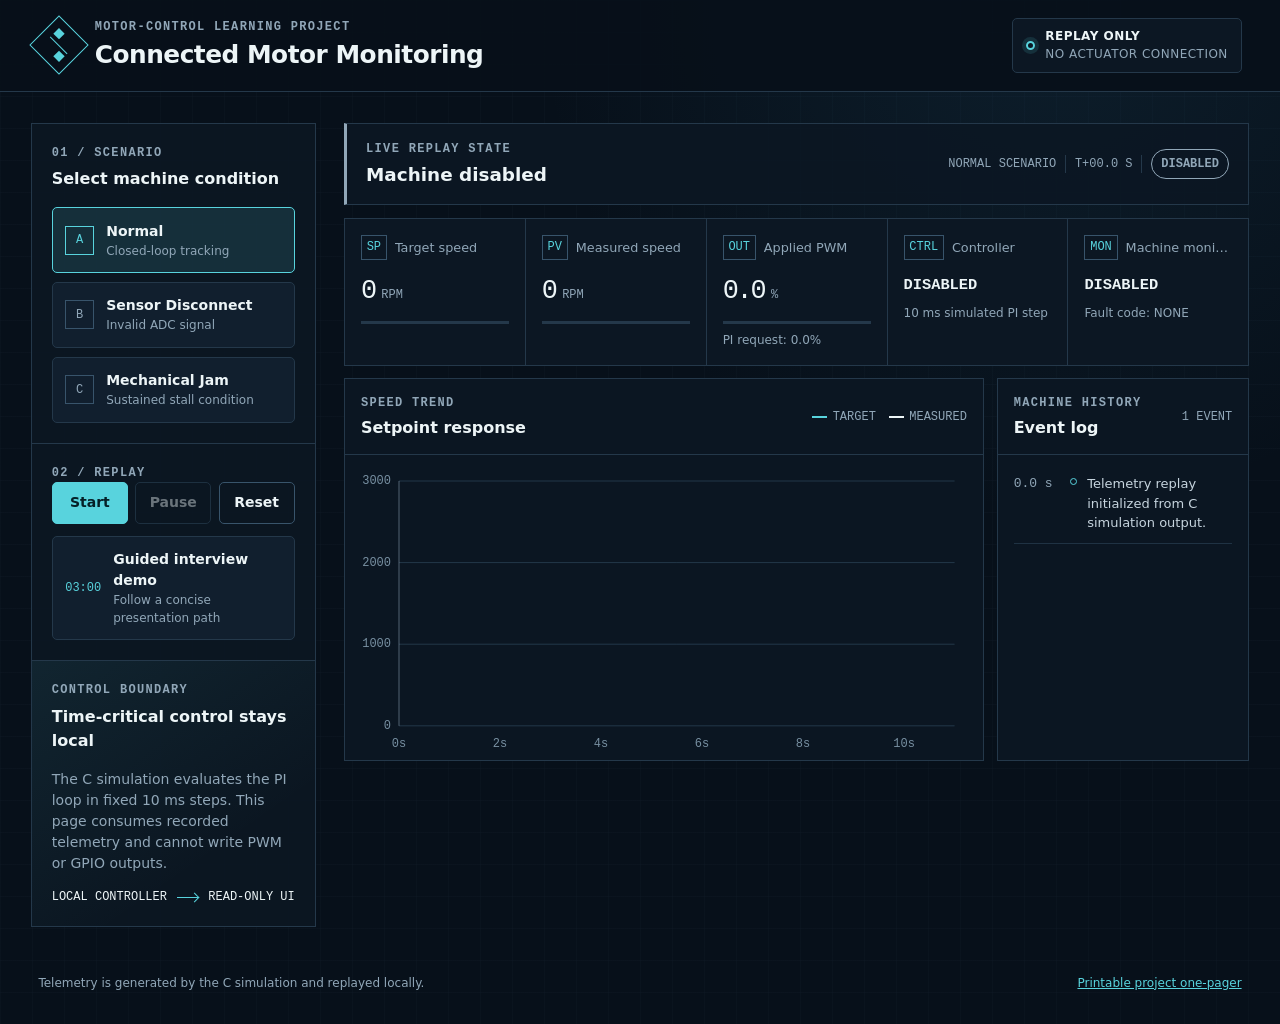
<file: docs/index.html>
<!doctype html>
<html lang="en">
<head>
  <meta charset="utf-8">
  <meta name="viewport" content="width=device-width, initial-scale=1">
  <meta name="description" content="Replay motor-control telemetry and inspect normal, sensor-fault, and stall behavior.">
  <title>Connected Motor Monitoring Demo</title>
  <link rel="icon" href="data:,">
  <link rel="stylesheet" href="styles.css">
</head>
<body>
  <a class="skip-link" href="#dashboard">Skip to dashboard</a>

  <header class="topbar">
    <div class="brand">
      <span class="brand-mark" aria-hidden="true"><span></span></span>
      <div>
        <p class="eyebrow">Motor-control learning project</p>
        <h1>Connected Motor Monitoring</h1>
      </div>
    </div>
    <div class="boundary-badge">
      <span class="boundary-dot" aria-hidden="true"></span>
      <span><strong>Replay only</strong>No actuator connection</span>
    </div>
    <p class="mobile-boundary">Replay only</p>
  </header>

  <main id="dashboard" class="workspace">
    <aside class="control-rail" aria-label="Demo controls">
      <section class="rail-section">
        <p class="section-number">01 / Scenario</p>
        <h2>Select machine condition</h2>
        <div class="scenario-list" role="group" aria-label="Telemetry scenario">
          <button class="scenario-button is-selected" type="button" data-scenario="normal" aria-pressed="true">
            <span class="scenario-index">A</span>
            <span><strong>Normal</strong><small>Closed-loop tracking</small></span>
          </button>
          <button class="scenario-button" type="button" data-scenario="sensor-disconnect" aria-pressed="false">
            <span class="scenario-index">B</span>
            <span><strong>Sensor Disconnect</strong><small>Invalid ADC signal</small></span>
          </button>
          <button class="scenario-button" type="button" data-scenario="mechanical-jam" aria-pressed="false">
            <span class="scenario-index">C</span>
            <span><strong>Mechanical Jam</strong><small>Sustained stall condition</small></span>
          </button>
        </div>
      </section>

      <section class="rail-section">
        <p class="section-number">02 / Replay</p>
        <div class="transport" role="group" aria-label="Replay controls">
          <button id="start-button" class="primary-control" type="button">Start</button>
          <button id="pause-button" type="button" disabled>Pause</button>
          <button id="reset-button" type="button">Reset</button>
        </div>
        <button id="guided-button" class="guided-button" type="button" aria-pressed="false">
          <span class="guide-symbol" aria-hidden="true">03:00</span>
          <span><strong>Guided interview demo</strong><small>Follow a concise presentation path</small></span>
        </button>
      </section>

      <section class="boundary-card" aria-labelledby="control-boundary-title">
        <p class="section-number">Control boundary</p>
        <h2 id="control-boundary-title">Time-critical control stays local</h2>
        <p>The C simulation evaluates the PI loop in fixed 10 ms steps. This page consumes recorded telemetry and cannot write PWM or GPIO outputs.</p>
        <div class="boundary-flow" aria-label="Local control sends read-only telemetry to this dashboard">
          <span>Local controller</span><i aria-hidden="true"></i><span>Read-only UI</span>
        </div>
      </section>
    </aside>

    <div class="dashboard-column">
      <section id="load-error" class="load-error" role="alert" hidden></section>

      <section id="guided-banner" class="guided-banner" aria-live="polite" hidden>
        <span id="guided-step">Step 1 of 4</span>
        <p id="guided-copy">Establish the boundary between local control and supervisory monitoring.</p>
      </section>

      <section class="status-strip" aria-labelledby="machine-summary">
        <div>
          <p class="eyebrow">Live replay state</p>
          <h2 id="machine-summary">Machine disabled</h2>
        </div>
        <div class="status-meta">
          <span id="scenario-label">Normal scenario</span>
          <span id="simulation-time">T+00.0 s</span>
          <span id="machine-state-badge" class="state-badge state-disabled">Disabled</span>
        </div>
      </section>

      <section class="metric-grid" aria-label="Current telemetry">
        <article class="metric-card target-card">
          <div class="metric-heading"><span>SP</span><p>Target speed</p></div>
          <p class="metric-value"><strong id="target-value">0</strong><span>RPM</span></p>
          <div class="metric-track"><i id="target-bar"></i></div>
        </article>
        <article class="metric-card measured-card">
          <div class="metric-heading"><span>PV</span><p>Measured speed</p></div>
          <p class="metric-value"><strong id="measured-value">0</strong><span>RPM</span></p>
          <div class="metric-track"><i id="measured-bar"></i></div>
        </article>
        <article class="metric-card pwm-card">
          <div class="metric-heading"><span>OUT</span><p>Applied PWM</p></div>
          <p class="metric-value"><strong id="pwm-value">0.0</strong><span>%</span></p>
          <div class="metric-track"><i id="pwm-bar"></i></div>
          <small id="controller-pwm-note">PI request: 0.0%</small>
        </article>
        <article class="metric-card text-metric">
          <div class="metric-heading"><span>CTRL</span><p>Controller</p></div>
          <p id="controller-value" class="state-value">Disabled</p>
          <small>10 ms simulated PI step</small>
        </article>
        <article class="metric-card text-metric">
          <div class="metric-heading"><span>MON</span><p>Machine monitor</p></div>
          <p id="monitor-value" class="state-value">Disabled</p>
          <small id="fault-code-value">Fault code: NONE</small>
        </article>
      </section>

      <div class="monitoring-grid">
        <section class="panel chart-panel" aria-labelledby="chart-title">
          <div class="panel-header">
            <div>
              <p class="section-number">Speed trend</p>
              <h2 id="chart-title">Setpoint response</h2>
            </div>
            <div class="legend" aria-label="Chart legend">
              <span><i class="legend-target"></i>Target</span>
              <span><i class="legend-measured"></i>Measured</span>
            </div>
          </div>
          <div class="chart-wrap">
            <canvas id="rpm-chart" role="img" aria-labelledby="chart-title" aria-describedby="chart-summary"></canvas>
          </div>
          <p id="chart-summary" class="sr-only">Target and measured motor speed over simulation time.</p>
        </section>

        <section class="panel event-panel" aria-labelledby="event-title">
          <div class="panel-header">
            <div>
              <p class="section-number">Machine history</p>
              <h2 id="event-title">Event log</h2>
            </div>
            <span class="event-count" id="event-count">0 events</span>
          </div>
          <ol id="event-log" class="event-log" aria-live="polite"></ol>
        </section>
      </div>

      <section id="fault-panel" class="fault-panel" aria-labelledby="fault-title" hidden>
        <div class="fault-heading">
          <div class="fault-icon" aria-hidden="true"><span>!</span></div>
          <div>
            <p class="section-number">Operator assistance required</p>
            <h2 id="fault-title">Fault detected</h2>
            <p id="fault-message">Review the machine condition before taking action.</p>
          </div>
          <span id="fault-code-badge" class="fault-code">FAULT</span>
        </div>

        <div class="assistance-grid">
          <section class="workflow" aria-labelledby="workflow-title">
            <p class="section-number">Demo response</p>
            <h3 id="workflow-title">Operator workflow</h3>
            <ol id="workflow-steps">
              <li>Confirm that the machine is in a safe state.</li>
              <li>Inspect the indicated connection or physical obstruction.</li>
              <li>Check the displayed telemetry and fault code.</li>
              <li>Record the operator's observation.</li>
              <li>Escalate to maintenance if the issue cannot be cleared safely.</li>
            </ol>
            <label for="operator-note">Operator observation</label>
            <textarea id="operator-note" rows="3" placeholder="Record what was observed. This demo does not persist data."></textarea>
            <button id="record-note-button" type="button">Record in event log</button>
          </section>

          <section class="assistant-card" aria-labelledby="assistant-title">
            <div class="assistant-label"><span>RULES</span>Rules-based guidance</div>
            <h3 id="assistant-title">Suggested next step</h3>
            <p id="assistant-response">Guidance will appear for the active fault.</p>
            <div class="source-box">
              <p>Sample references</p>
              <ul id="assistant-sources"></ul>
            </div>
            <p class="assistant-disclaimer">Deterministic demo text, not a language model. It has no motor-control path.</p>
          </section>
        </div>
      </section>
    </div>
  </main>

  <footer>
    <p>Telemetry is generated by the C simulation and replayed locally.</p>
    <a href="portfolio-one-pager.html">Printable project one-pager</a>
  </footer>

  <script src="dashboard.js"></script>
</body>
</html>
</file>
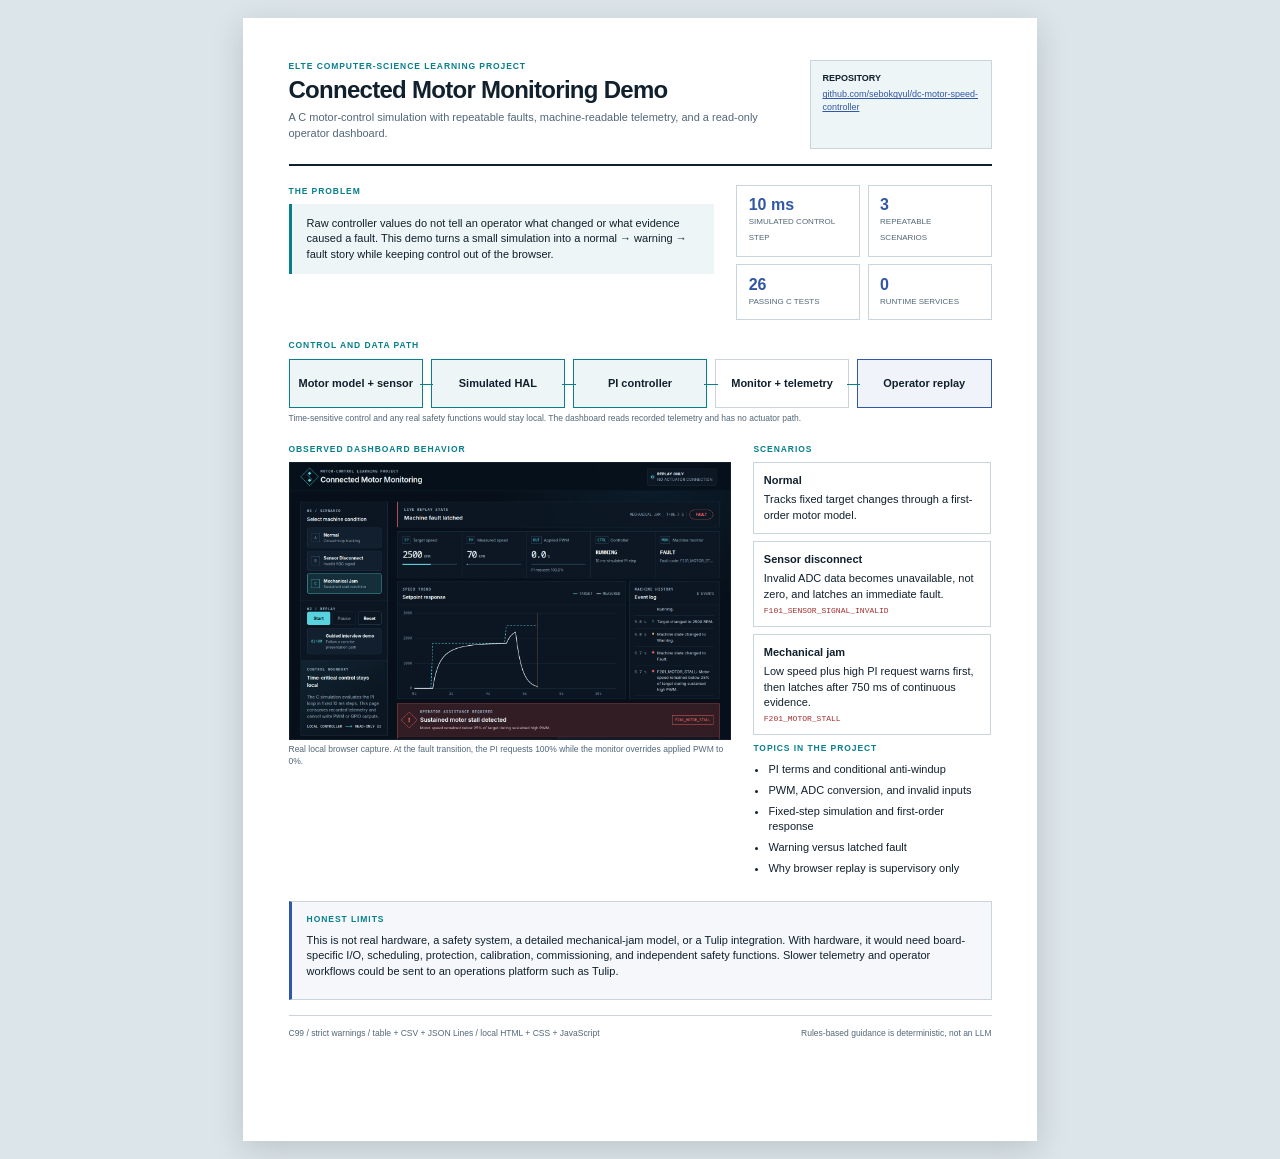
<file: docs/portfolio-one-pager.html>
<!doctype html>
<html lang="en">
<head>
  <meta charset="utf-8">
  <meta name="viewport" content="width=device-width, initial-scale=1">
  <title>Connected Motor Demo | One-page summary</title>
  <link rel="icon" href="data:,">
  <style>
    :root { --ink:#10202d; --muted:#526777; --cyan:#087f8c; --blue:#3158a6; --line:#c8d5dc; --paper:#fff; --soft:#edf5f6; --red:#a52e2e; }
    * { box-sizing:border-box; }
    @page { size:A4; margin:10mm; }
    body { margin:0; color:var(--ink); background:#dce5e9; font:11px/1.42 Arial, Helvetica, sans-serif; }
    .page { width:210mm; min-height:297mm; margin:18px auto; padding:11mm 12mm; background:var(--paper); box-shadow:0 8px 30px rgba(16,32,45,.16); }
    header { display:grid; grid-template-columns:1fr 48mm; gap:10mm; padding-bottom:4mm; border-bottom:2px solid var(--ink); }
    .kicker, h2 { color:var(--cyan); font-size:8.5px; font-weight:700; letter-spacing:.11em; text-transform:uppercase; }
    h1 { margin:1.5mm 0 2mm; font-size:24px; line-height:1.05; letter-spacing:-.03em; }
    h2 { margin:0 0 2mm; }
    h3 { margin:0 0 1mm; font-size:11px; }
    p { margin:0 0 2mm; }
    .subtitle, .note { color:var(--muted); }
    .repo { padding:3mm; border:1px solid var(--line); background:var(--soft); font-size:9px; overflow-wrap:anywhere; }
    .repo strong { display:block; margin-bottom:1mm; text-transform:uppercase; }
    .repo a { color:var(--blue); }
    .lead { display:grid; grid-template-columns:1.25fr .75fr; gap:6mm; margin-top:5mm; }
    .problem { padding:3mm 4mm; border-left:3px solid var(--cyan); background:var(--soft); }
    .facts { display:grid; grid-template-columns:1fr 1fr; gap:2mm; }
    .fact { padding:3mm; border:1px solid var(--line); }
    .fact strong { display:block; color:var(--blue); font-size:16px; line-height:1; }
    .fact span { color:var(--muted); font-size:8px; text-transform:uppercase; }
    .flow { display:grid; grid-template-columns:repeat(5,1fr); gap:2mm; margin-top:2mm; }
    .node { position:relative; display:grid; min-height:13mm; place-items:center; padding:2mm; border:1px solid var(--line); text-align:center; font-weight:700; }
    .node.local { border-color:var(--cyan); background:var(--soft); }
    .node.ui { border-color:var(--blue); background:#f0f3fa; }
    .node:not(:last-child)::after { position:absolute; top:50%; right:-3mm; z-index:2; width:3.5mm; height:1px; background:var(--cyan); content:""; }
    .architecture { margin-top:5mm; }
    .main-grid { display:grid; grid-template-columns:1.3fr .7fr; gap:6mm; margin-top:5mm; }
    .screenshot { display:block; width:100%; border:1px solid var(--ink); }
    .caption { margin-top:1mm; color:var(--muted); font-size:8.5px; }
    .scenario { margin-bottom:2mm; padding:2.5mm; border:1px solid var(--line); }
    .scenario code { display:block; margin-top:.6mm; color:var(--red); font-size:8px; overflow-wrap:anywhere; }
    .points { margin:0; padding-left:4mm; }
    .points li { margin-bottom:1.4mm; }
    .limits { margin-top:5mm; padding:3mm 4mm; border:1px solid var(--line); border-left:3px solid var(--blue); background:#f5f7fb; }
    footer { display:flex; justify-content:space-between; gap:5mm; margin-top:4mm; padding-top:3mm; border-top:1px solid var(--line); color:var(--muted); font-size:8.5px; }
    @media print { body { background:#fff; } .page { width:auto; min-height:auto; margin:0; padding:0; box-shadow:none; } }
    @media (max-width:800px) { .page { width:100%; min-height:0; margin:0; padding:20px; } header,.lead,.main-grid { grid-template-columns:1fr; } .flow { grid-template-columns:1fr; } .node:not(:last-child)::after { display:none; } }
  </style>
</head>
<body>
  <main class="page">
    <header>
      <div>
        <div class="kicker">ELTE computer-science learning project</div>
        <h1>Connected Motor Monitoring Demo</h1>
        <p class="subtitle">A C motor-control simulation with repeatable faults, machine-readable telemetry, and a read-only operator dashboard.</p>
      </div>
      <div class="repo">
        <strong>Repository</strong>
        <a href="https://github.com/sebokgyul/dc-motor-speed-controller">github.com/sebokgyul/<wbr>dc-motor-speed-controller</a>
      </div>
    </header>

    <section class="lead">
      <div>
        <h2>The problem</h2>
        <div class="problem">Raw controller values do not tell an operator what changed or what evidence caused a fault. This demo turns a small simulation into a normal → warning → fault story while keeping control out of the browser.</div>
      </div>
      <div class="facts" aria-label="Verified project facts">
        <div class="fact"><strong>10 ms</strong><span>Simulated control step</span></div>
        <div class="fact"><strong>3</strong><span>Repeatable scenarios</span></div>
        <div class="fact"><strong>26</strong><span>Passing C tests</span></div>
        <div class="fact"><strong>0</strong><span>Runtime services</span></div>
      </div>
    </section>

    <section class="architecture">
      <h2>Control and data path</h2>
      <div class="flow" aria-label="Simulation architecture">
        <div class="node local">Motor model + sensor</div>
        <div class="node local">Simulated HAL</div>
        <div class="node local">PI controller</div>
        <div class="node">Monitor + telemetry</div>
        <div class="node ui">Operator replay</div>
      </div>
      <p class="caption">Time-sensitive control and any real safety functions would stay local. The dashboard reads recorded telemetry and has no actuator path.</p>
    </section>

    <section class="main-grid">
      <div>
        <h2>Observed dashboard behavior</h2>
        <img class="screenshot" src="dashboard-preview.png" alt="Mechanical-jam fault at 6.7 seconds: PI request 100 percent, applied PWM zero">
        <p class="caption">Real local browser capture. At the fault transition, the PI requests 100% while the monitor overrides applied PWM to 0%.</p>
      </div>
      <div>
        <h2>Scenarios</h2>
        <article class="scenario"><h3>Normal</h3>Tracks fixed target changes through a first-order motor model.</article>
        <article class="scenario"><h3>Sensor disconnect</h3>Invalid ADC data becomes unavailable, not zero, and latches an immediate fault.<code>F101_SENSOR_SIGNAL_INVALID</code></article>
        <article class="scenario"><h3>Mechanical jam</h3>Low speed plus high PI request warns first, then latches after 750 ms of continuous evidence.<code>F201_MOTOR_STALL</code></article>
        <h2>Topics in the project</h2>
        <ul class="points">
          <li>PI terms and conditional anti-windup</li>
          <li>PWM, ADC conversion, and invalid inputs</li>
          <li>Fixed-step simulation and first-order response</li>
          <li>Warning versus latched fault</li>
          <li>Why browser replay is supervisory only</li>
        </ul>
      </div>
    </section>

    <section class="limits">
      <h2>Honest limits</h2>
      <p>This is not real hardware, a safety system, a detailed mechanical-jam model, or a Tulip integration. With hardware, it would need board-specific I/O, scheduling, protection, calibration, commissioning, and independent safety functions. Slower telemetry and operator workflows could be sent to an operations platform such as Tulip.</p>
    </section>

    <footer>
      <span>C99 / strict warnings / table + CSV + JSON Lines / local HTML + CSS + JavaScript</span>
      <span>Rules-based guidance is deterministic, not an LLM</span>
    </footer>
  </main>
</body>
</html>
</file>
<file: docs/styles.css>
:root {
  color-scheme: dark;
  --bg: #07101a;
  --surface: #0c1723;
  --surface-raised: #111f2e;
  --surface-soft: #132536;
  --line: #24384a;
  --line-bright: #38546b;
  --text: #edf5f7;
  --muted: #91a7b8;
  --cyan: #58d3dd;
  --cyan-soft: rgba(88, 211, 221, 0.13);
  --blue: #5e8eff;
  --green: #61d095;
  --amber: #f0b653;
  --red: #ff6b6b;
  --red-soft: rgba(255, 107, 107, 0.12);
  --radius: 5px;
  --mono: "IBM Plex Mono", "Cascadia Code", "SFMono-Regular", Consolas, monospace;
  --sans: Inter, ui-sans-serif, system-ui, -apple-system, BlinkMacSystemFont, "Segoe UI", sans-serif;
}

* {
  box-sizing: border-box;
}

html {
  min-width: 320px;
  background: var(--bg);
}

body {
  min-height: 100vh;
  margin: 0;
  color: var(--text);
  background:
    linear-gradient(rgba(56, 84, 107, 0.06) 1px, transparent 1px),
    linear-gradient(90deg, rgba(56, 84, 107, 0.06) 1px, transparent 1px),
    radial-gradient(circle at 82% 0%, rgba(44, 104, 135, 0.16), transparent 32rem),
    var(--bg);
  background-size: 32px 32px, 32px 32px, auto, auto;
  font-family: var(--sans);
  line-height: 1.5;
}

button,
textarea {
  font: inherit;
}

button {
  color: inherit;
}

button:focus-visible,
a:focus-visible,
textarea:focus-visible,
summary:focus-visible {
  outline: 2px solid var(--cyan);
  outline-offset: 3px;
}

button:disabled {
  cursor: not-allowed;
  opacity: 0.42;
}

a {
  color: var(--cyan);
}

.skip-link {
  position: fixed;
  z-index: 20;
  top: 1rem;
  left: 1rem;
  padding: 0.65rem 0.9rem;
  border-radius: var(--radius);
  background: var(--text);
  color: var(--bg);
  transform: translateY(-160%);
}

.skip-link:focus {
  transform: translateY(0);
}

.topbar {
  display: flex;
  align-items: center;
  justify-content: space-between;
  min-height: 88px;
  padding: 1.1rem clamp(1rem, 3vw, 3rem);
  border-bottom: 1px solid var(--line);
  background: rgba(7, 16, 26, 0.92);
}

.brand,
.boundary-badge,
.status-meta,
.metric-heading,
.panel-header,
.legend,
.fault-heading,
.assistant-label,
.boundary-flow {
  display: flex;
  align-items: center;
}

.brand {
  gap: 0.9rem;
}

.brand-mark {
  position: relative;
  width: 42px;
  height: 42px;
  border: 1px solid var(--cyan);
  transform: rotate(45deg);
}

.brand-mark::before,
.brand-mark::after,
.brand-mark span {
  position: absolute;
  content: "";
  background: var(--cyan);
}

.brand-mark::before {
  top: 8px;
  left: 8px;
  width: 8px;
  height: 8px;
}

.brand-mark::after {
  right: 8px;
  bottom: 8px;
  width: 8px;
  height: 8px;
}

.brand-mark span {
  top: 20px;
  left: 8px;
  width: 24px;
  height: 1px;
}

.eyebrow,
.section-number {
  margin: 0;
  color: var(--muted);
  font-family: var(--mono);
  font-size: 0.75rem;
  font-weight: 700;
  letter-spacing: 0.11em;
  text-transform: uppercase;
}

h1,
h2,
h3,
p {
  margin-top: 0;
}

h1 {
  margin-bottom: 0;
  font-size: clamp(1.15rem, 2vw, 1.55rem);
  font-weight: 620;
  letter-spacing: -0.02em;
}

h2 {
  margin-bottom: 0;
  font-size: 1rem;
  font-weight: 620;
}

h3 {
  margin-bottom: 0.75rem;
  font-size: 0.95rem;
}

.boundary-badge {
  gap: 0.65rem;
  padding: 0.55rem 0.8rem;
  border: 1px solid var(--line);
  border-radius: var(--radius);
  background: var(--surface);
}

.boundary-badge span:last-child {
  display: grid;
  color: var(--muted);
  font-size: 0.75rem;
  letter-spacing: 0.04em;
  text-transform: uppercase;
}

.boundary-badge strong {
  color: var(--text);
  font-size: 0.75rem;
}

.mobile-boundary {
  display: none;
  margin: 0;
  color: var(--cyan);
  font-family: var(--mono);
  font-size: 0.75rem;
  font-weight: 700;
  text-transform: uppercase;
}

.boundary-dot {
  width: 9px;
  height: 9px;
  border: 2px solid var(--cyan);
  border-radius: 50%;
  box-shadow: 0 0 0 4px var(--cyan-soft);
}

.workspace {
  display: grid;
  grid-template-columns: minmax(245px, 285px) minmax(0, 1fr);
  gap: clamp(1rem, 2.2vw, 2.2rem);
  width: min(1680px, 100%);
  margin: 0 auto;
  padding: clamp(1rem, 2.4vw, 2.4rem);
}

.control-rail {
  align-self: start;
  border: 1px solid var(--line);
  background: rgba(12, 23, 35, 0.88);
}

.rail-section,
.boundary-card {
  padding: 1.25rem;
}

.rail-section + .rail-section,
.boundary-card {
  border-top: 1px solid var(--line);
}

.rail-section h2,
.boundary-card h2 {
  margin-top: 0.35rem;
  margin-bottom: 1rem;
}

.scenario-list {
  display: grid;
  gap: 0.55rem;
}

.scenario-button,
.guided-button {
  display: flex;
  width: 100%;
  align-items: center;
  gap: 0.75rem;
  padding: 0.78rem;
  border: 1px solid var(--line);
  border-radius: var(--radius);
  background: var(--surface-raised);
  text-align: left;
  cursor: pointer;
}

.scenario-button:hover,
.guided-button:hover {
  border-color: var(--line-bright);
  background: var(--surface-soft);
}

.scenario-button.is-selected {
  border-color: var(--cyan);
  background: var(--cyan-soft);
}

.scenario-index {
  display: grid;
  flex: 0 0 29px;
  width: 29px;
  height: 29px;
  place-items: center;
  border: 1px solid var(--line-bright);
  color: var(--muted);
  font-family: var(--mono);
  font-size: 0.75rem;
}

.is-selected .scenario-index {
  border-color: var(--cyan);
  color: var(--cyan);
}

.scenario-button span:last-child,
.guided-button span:last-child {
  display: grid;
}

.scenario-button strong,
.guided-button strong {
  font-size: 0.875rem;
}

.scenario-button small,
.guided-button small {
  color: var(--muted);
  font-size: 0.75rem;
}

.transport {
  display: grid;
  grid-template-columns: repeat(3, 1fr);
  gap: 0.45rem;
}

.transport button,
#record-note-button {
  padding: 0.62rem 0.35rem;
  border: 1px solid var(--line-bright);
  border-radius: var(--radius);
  background: transparent;
  font-size: 0.875rem;
  font-weight: 700;
  cursor: pointer;
}

.transport .primary-control,
#record-note-button {
  border-color: var(--cyan);
  background: var(--cyan);
  color: #052027;
}

.guided-button {
  margin-top: 0.7rem;
}

.guided-button[aria-pressed="true"] {
  border-color: var(--blue);
  background: rgba(94, 142, 255, 0.13);
}

.guide-symbol {
  color: var(--cyan);
  font-family: var(--mono);
  font-size: 0.75rem;
}

.boundary-card {
  background: linear-gradient(145deg, rgba(88, 211, 221, 0.08), transparent 70%);
}

.boundary-card p:not(.section-number) {
  color: var(--muted);
  font-size: 0.875rem;
}

.boundary-flow {
  justify-content: space-between;
  color: var(--text);
  font-family: var(--mono);
  font-size: 0.75rem;
  text-transform: uppercase;
}

.boundary-flow i {
  position: relative;
  flex: 1;
  height: 1px;
  margin: 0 0.65rem;
  background: var(--cyan);
}

.boundary-flow i::after {
  position: absolute;
  top: -3px;
  right: 0;
  width: 6px;
  height: 6px;
  border-top: 1px solid var(--cyan);
  border-right: 1px solid var(--cyan);
  content: "";
  transform: rotate(45deg);
}

.dashboard-column {
  min-width: 0;
}

.load-error,
.guided-banner {
  margin-bottom: 0.8rem;
  padding: 0.85rem 1rem;
  border: 1px solid var(--red);
  border-radius: var(--radius);
  background: var(--red-soft);
  color: #ffd6d6;
  font-size: 0.8rem;
}

.guided-banner {
  display: flex;
  align-items: center;
  gap: 1rem;
  border-color: var(--blue);
  background: rgba(94, 142, 255, 0.12);
  color: var(--text);
}

.guided-banner[hidden] {
  display: none;
}

.guided-banner span {
  flex: 0 0 auto;
  color: #aebfff;
  font-family: var(--mono);
  font-size: 0.75rem;
  font-weight: 700;
  letter-spacing: 0.08em;
  text-transform: uppercase;
}

.guided-banner p {
  margin-bottom: 0;
  font-size: 0.875rem;
}

.status-strip {
  display: flex;
  min-height: 72px;
  align-items: center;
  justify-content: space-between;
  gap: 1rem;
  padding: 1rem 1.2rem;
  border: 1px solid var(--line);
  border-left: 3px solid var(--muted);
  background: rgba(12, 23, 35, 0.9);
}

.status-strip h2 {
  margin-top: 0.2rem;
  font-size: 1.15rem;
}

.status-strip.is-running {
  border-left-color: var(--green);
}

.status-strip.is-warning {
  border-left-color: var(--amber);
}

.status-strip.is-fault {
  border-left-color: var(--red);
}

.status-meta {
  flex-wrap: wrap;
  justify-content: flex-end;
  gap: 0.55rem;
  color: var(--muted);
  font-family: var(--mono);
  font-size: 0.75rem;
  text-transform: uppercase;
}

.status-meta > span:not(.state-badge) {
  padding-right: 0.55rem;
  border-right: 1px solid var(--line);
}

.state-badge {
  min-width: 78px;
  padding: 0.32rem 0.5rem;
  border: 1px solid currentColor;
  border-radius: 20px;
  text-align: center;
  font-weight: 700;
}

.state-disabled {
  color: var(--muted);
}

.state-running {
  color: var(--green);
}

.state-warning {
  color: var(--amber);
}

.state-fault {
  color: var(--red);
}

.metric-grid {
  display: grid;
  grid-template-columns: repeat(5, minmax(0, 1fr));
  gap: 1px;
  margin-top: 0.8rem;
  border: 1px solid var(--line);
  background: var(--line);
}

.metric-card {
  min-width: 0;
  padding: 1rem;
  background: var(--surface);
}

.metric-heading {
  gap: 0.5rem;
}

.metric-heading > span {
  padding: 0.15rem 0.3rem;
  border: 1px solid var(--line-bright);
  color: var(--cyan);
  font-family: var(--mono);
  font-size: 0.75rem;
}

.metric-heading p {
  overflow: hidden;
  margin-bottom: 0;
  color: var(--muted);
  font-size: 0.8rem;
  text-overflow: ellipsis;
  white-space: nowrap;
}

.metric-value {
  display: flex;
  align-items: baseline;
  gap: 0.4rem;
  margin: 0.72rem 0 0.55rem;
}

.metric-value strong {
  font-family: var(--mono);
  font-size: clamp(1.4rem, 2.1vw, 2rem);
  font-weight: 500;
  letter-spacing: -0.08em;
}

.metric-value span {
  color: var(--muted);
  font-family: var(--mono);
  font-size: 0.75rem;
}

.metric-track {
  overflow: hidden;
  width: 100%;
  height: 3px;
  background: var(--line);
}

.metric-track i {
  display: block;
  width: 0;
  height: 100%;
  background: var(--cyan);
  transition: width 80ms linear;
}

.measured-card .metric-track i {
  background: var(--text);
}

.pwm-card .metric-track i {
  background: var(--blue);
}

.state-value {
  overflow: hidden;
  margin: 0.9rem 0 0.45rem;
  font-family: var(--mono);
  font-size: clamp(0.82rem, 1.2vw, 1.05rem);
  font-weight: 700;
  text-overflow: ellipsis;
  text-transform: uppercase;
  white-space: nowrap;
}

.text-metric small {
  display: block;
  overflow: hidden;
  color: var(--muted);
  font-size: 0.75rem;
  text-overflow: ellipsis;
  white-space: nowrap;
}

#controller-pwm-note {
  display: block;
  margin-top: 0.45rem;
  color: var(--muted);
  font-size: 0.75rem;
}

.monitoring-grid {
  display: grid;
  grid-template-columns: minmax(0, 1.9fr) minmax(250px, 0.75fr);
  gap: 0.8rem;
  margin-top: 0.8rem;
}

.panel {
  min-width: 0;
  border: 1px solid var(--line);
  background: rgba(12, 23, 35, 0.9);
}

.panel-header {
  min-height: 69px;
  justify-content: space-between;
  gap: 1rem;
  padding: 0.9rem 1rem;
  border-bottom: 1px solid var(--line);
}

.panel-header h2 {
  margin-top: 0.25rem;
}

.legend {
  gap: 0.8rem;
  color: var(--muted);
  font-family: var(--mono);
  font-size: 0.75rem;
  text-transform: uppercase;
}

.legend span {
  display: flex;
  align-items: center;
  gap: 0.35rem;
}

.legend i {
  width: 15px;
  height: 2px;
}

.legend-target {
  background: var(--cyan);
}

.legend-measured {
  background: var(--text);
}

.chart-wrap {
  height: 305px;
  padding: 0.8rem 0.8rem 0.4rem 0.35rem;
}

#rpm-chart {
  display: block;
  width: 100%;
  height: 100%;
}

.event-count {
  color: var(--muted);
  font-family: var(--mono);
  font-size: 0.75rem;
  text-transform: uppercase;
}

.event-log {
  overflow-y: auto;
  height: 305px;
  margin: 0;
  padding: 0.55rem 1rem;
  list-style: none;
  scrollbar-color: var(--line-bright) transparent;
}

.event-log li {
  display: grid;
  grid-template-columns: 48px 8px minmax(0, 1fr);
  gap: 0.55rem;
  padding: 0.65rem 0;
  border-bottom: 1px solid rgba(56, 84, 107, 0.45);
  color: #c6d4de;
  font-size: 0.8125rem;
}

.event-log time {
  color: var(--muted);
  font-family: var(--mono);
}

.event-marker {
  width: 7px;
  height: 7px;
  margin-top: 0.25rem;
  border: 1px solid var(--cyan);
  border-radius: 50%;
}

.event-warning .event-marker {
  border-color: var(--amber);
  background: var(--amber);
}

.event-fault .event-marker {
  border-color: var(--red);
  background: var(--red);
  box-shadow: 0 0 0 3px var(--red-soft);
}

.fault-panel {
  margin-top: 0.8rem;
  border: 1px solid var(--red);
  background: rgba(23, 20, 27, 0.96);
}

.fault-heading {
  gap: 1rem;
  padding: 1.1rem 1.2rem;
  border-bottom: 1px solid rgba(255, 107, 107, 0.35);
  background: var(--red-soft);
}

.fault-heading > div:nth-child(2) {
  flex: 1;
}

.fault-heading h2 {
  margin: 0.22rem 0;
  font-size: 1.2rem;
}

.fault-heading p:last-child {
  margin-bottom: 0;
  color: #d9bec1;
  font-size: 0.78rem;
}

.fault-icon {
  display: grid;
  flex: 0 0 38px;
  width: 38px;
  height: 38px;
  place-items: center;
  border: 1px solid var(--red);
  color: var(--red);
  font-family: var(--mono);
  font-size: 1.2rem;
  font-weight: 800;
  transform: rotate(45deg);
}

.fault-icon span {
  display: block;
  transform: rotate(-45deg);
}

.fault-code {
  padding: 0.35rem 0.55rem;
  border: 1px solid var(--red);
  color: var(--red);
  font-family: var(--mono);
  font-size: 0.75rem;
}

.assistance-grid {
  display: grid;
  grid-template-columns: 1fr 1fr;
}

.workflow,
.assistant-card {
  min-width: 0;
  padding: 1.25rem;
}

.assistant-card {
  border-left: 1px solid var(--line);
  background: linear-gradient(145deg, rgba(94, 142, 255, 0.07), transparent 60%);
}

.workflow h3,
.assistant-card h3 {
  margin-top: 0.3rem;
}

.workflow ol {
  padding-left: 1.3rem;
  color: #cbd5dc;
  font-size: 0.875rem;
}

.workflow li {
  margin-bottom: 0.4rem;
  padding-left: 0.25rem;
}

.workflow label {
  display: block;
  margin: 1rem 0 0.4rem;
  color: var(--muted);
  font-size: 0.75rem;
  font-weight: 700;
  text-transform: uppercase;
}

.workflow textarea {
  display: block;
  width: 100%;
  resize: vertical;
  border: 1px solid var(--line-bright);
  border-radius: var(--radius);
  background: var(--bg);
  color: var(--text);
  font-size: 0.875rem;
}

#record-note-button {
  margin-top: 0.55rem;
  padding-right: 0.8rem;
  padding-left: 0.8rem;
}

.assistant-label {
  gap: 0.5rem;
  color: #b7c6ff;
  font-family: var(--mono);
  font-size: 0.75rem;
  font-weight: 700;
  letter-spacing: 0.06em;
  text-transform: uppercase;
}

.assistant-label span {
  padding: 0.15rem 0.3rem;
  border: 1px solid var(--blue);
  color: #aebfff;
}

#assistant-response {
  color: #cfdae3;
  font-size: 0.875rem;
}

.source-box {
  margin: 1rem 0;
  padding: 0.75rem;
  border-left: 2px solid var(--blue);
  background: rgba(94, 142, 255, 0.08);
}

.source-box p {
  margin-bottom: 0.35rem;
  color: #aebfff;
  font-family: var(--mono);
  font-size: 0.75rem;
  font-weight: 700;
  text-transform: uppercase;
}

.source-box ul {
  margin: 0;
  padding-left: 1.15rem;
  color: var(--muted);
  font-size: 0.8125rem;
}

.assistant-disclaimer {
  margin: 0.8rem 0 0;
  color: var(--amber);
  font-size: 0.75rem;
}

footer {
  display: flex;
  justify-content: space-between;
  gap: 1rem;
  padding: 1rem clamp(1rem, 3vw, 3rem) 2rem;
  color: var(--muted);
  font-size: 0.75rem;
}

footer p {
  margin-bottom: 0;
}

.sr-only {
  position: absolute;
  overflow: hidden;
  width: 1px;
  height: 1px;
  padding: 0;
  border: 0;
  clip: rect(0, 0, 0, 0);
  white-space: nowrap;
}

@media (max-width: 1180px) {
  .metric-grid {
    grid-template-columns: repeat(3, 1fr);
  }

  .monitoring-grid {
    grid-template-columns: 1fr;
  }

  .event-log {
    height: 230px;
  }
}

@media (max-width: 820px) {
  .topbar {
    align-items: flex-start;
  }

  .boundary-badge {
    display: none;
  }

  .mobile-boundary {
    display: block;
  }

  .workspace {
    grid-template-columns: 1fr;
  }

  .control-rail {
    display: grid;
    grid-template-columns: 1fr 1fr;
  }

  .rail-section + .rail-section {
    border-top: 0;
    border-left: 1px solid var(--line);
  }

  .boundary-card {
    grid-column: 1 / -1;
  }

  .scenario-list {
    grid-template-columns: repeat(3, 1fr);
  }

  .scenario-button {
    align-items: flex-start;
  }

  .scenario-index {
    display: none;
  }

  .status-strip,
  .fault-heading {
    align-items: flex-start;
  }

  .status-strip {
    display: grid;
  }

  .status-meta {
    justify-content: flex-start;
  }

  .assistance-grid {
    grid-template-columns: 1fr;
  }

  .assistant-card {
    border-top: 1px solid var(--line);
    border-left: 0;
  }
}

@media (max-width: 560px) {
  .topbar {
    min-height: 72px;
  }

  .brand-mark {
    width: 34px;
    height: 34px;
  }

  .brand-mark::before {
    top: 6px;
    left: 6px;
    width: 7px;
    height: 7px;
  }

  .brand-mark::after {
    right: 6px;
    bottom: 6px;
    width: 7px;
    height: 7px;
  }

  .brand-mark span {
    top: 16px;
    left: 6px;
    width: 21px;
  }

  .brand .eyebrow {
    display: none;
  }

  .workspace {
    padding: 0.7rem;
  }

  .rail-section {
    padding: 0.9rem;
  }

  .control-rail {
    grid-template-columns: 1fr;
  }

  .rail-section + .rail-section {
    border-top: 1px solid var(--line);
    border-left: 0;
  }

  .scenario-list {
    grid-template-columns: repeat(3, 1fr);
  }

  .scenario-button {
    min-height: 54px;
    justify-content: center;
    padding: 0.55rem 0.35rem;
    text-align: center;
  }

  .scenario-index {
    display: none;
  }

  .scenario-button small {
    display: none;
  }

  .scenario-button strong {
    font-size: 0.875rem;
    line-height: 1.25;
  }

  .boundary-card {
    display: none;
  }

  .metric-grid {
    grid-template-columns: 1fr 1fr;
  }

  .metric-card:last-child {
    grid-column: 1 / -1;
  }

  .metric-value strong {
    font-size: 1.45rem;
  }

  .chart-wrap {
    height: 240px;
  }

  .legend {
    align-items: flex-end;
    flex-direction: column;
    gap: 0.25rem;
  }

  .guided-banner,
  footer {
    align-items: flex-start;
    flex-direction: column;
  }

  .fault-heading {
    display: grid;
    grid-template-columns: 38px 1fr;
  }

  .fault-code {
    grid-column: 1 / -1;
    overflow-wrap: anywhere;
  }

}

@media (prefers-reduced-motion: reduce) {
  *,
  *::before,
  *::after {
    scroll-behavior: auto !important;
    transition-duration: 0.01ms !important;
  }
}
</file>
